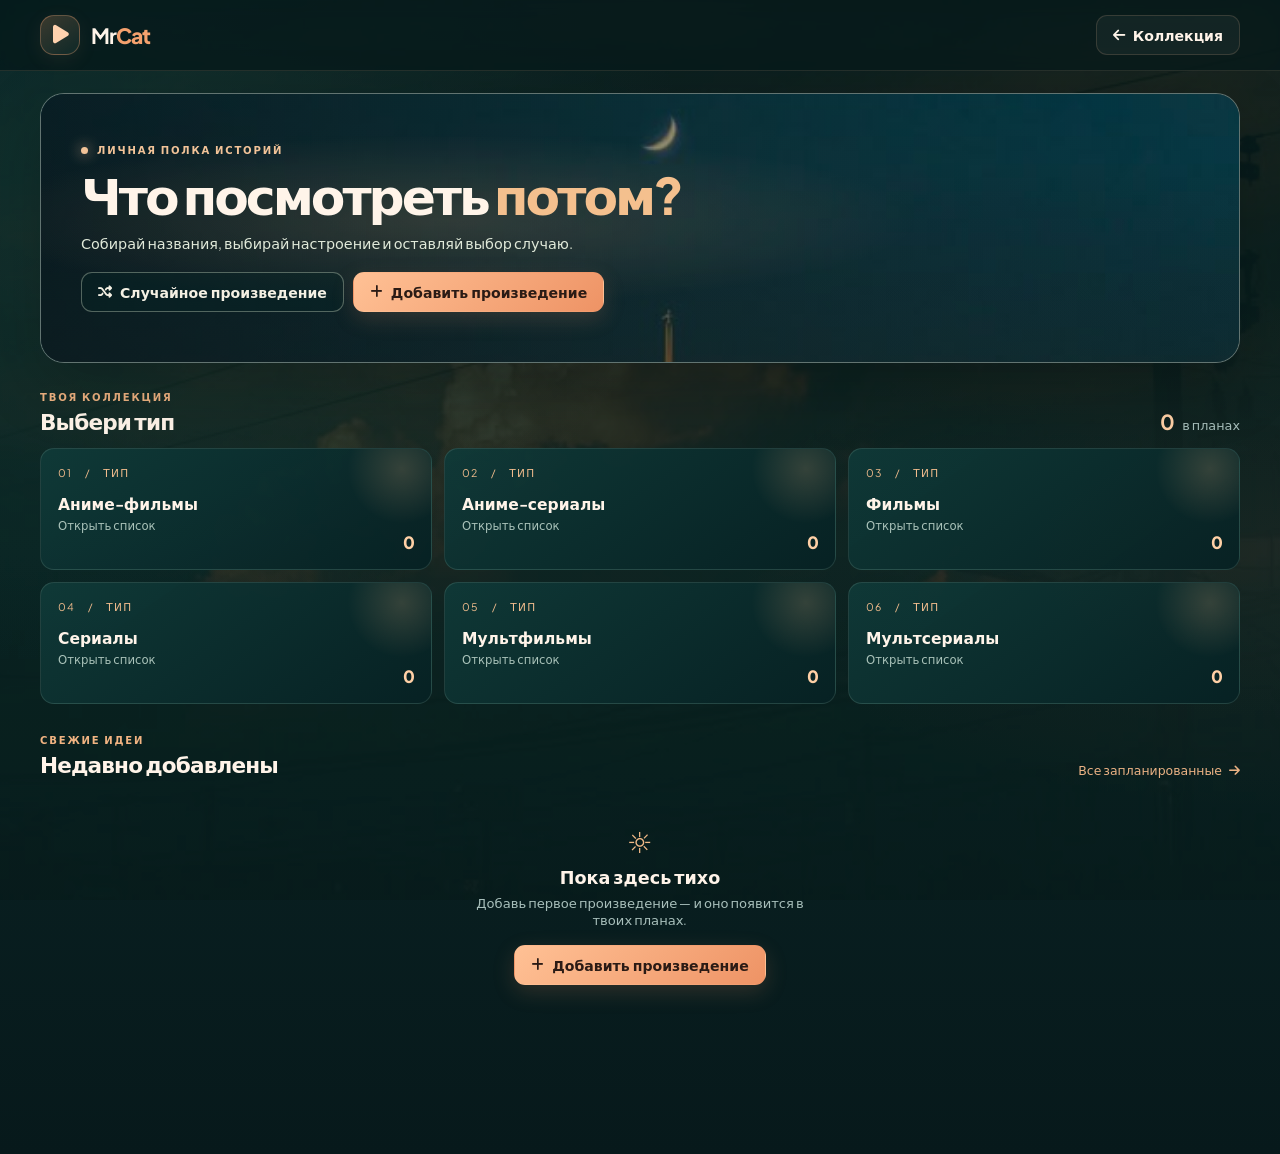
<file: plans.html>
<!DOCTYPE html>
<html lang="ru">
<head>
  <meta charset="UTF-8">
  <meta name="viewport" content="width=device-width, initial-scale=1">
  <meta name="theme-color" content="#0a2425">
  <title>В планах — AniTracker</title>
  <link rel="preconnect" href="https://fonts.googleapis.com">
  <link rel="preconnect" href="https://fonts.gstatic.com" crossorigin>
  <link href="https://fonts.googleapis.com/css2?family=Plus+Jakarta+Sans:wght@400;500;600;700;800&display=swap" rel="stylesheet">
  <link rel="stylesheet" href="https://cdnjs.cloudflare.com/ajax/libs/font-awesome/6.4.0/css/all.min.css">
  <link rel="icon" type="image/png" href="assets/Cosmic_cat.png">
  <link rel="stylesheet" href="style.css">
  <link rel="stylesheet" href="plans.css">
</head>
<body class="plans-body">
  <header class="navbar">
    <div class="container nav-content">
      <a class="logo plans-logo" href="index.html" aria-label="AniTracker — главная">
        <i class="fa-solid fa-play logo-icon" aria-hidden="true"></i><span>Mr<b>Cat</b></span>
      </a>
      <div class="header-actions">
        <a class="btn btn-secondary" href="index.html"><i class="fa-solid fa-arrow-left" aria-hidden="true"></i> Коллекция</a>
      </div>
    </div>
  </header>
  <main class="container plans-page">
    <section class="plans-hero" aria-labelledby="plansTitle">
      <div class="plans-hero-shade"></div>
      <div class="plans-hero-copy">
        <p class="plans-kicker"><span></span> ЛИЧНАЯ ПОЛКА ИСТОРИЙ</p>
        <h1 id="plansTitle">Что посмотреть <em>потом?</em></h1>
        <p>Собирай названия, выбирай настроение и оставляй выбор случаю.</p>
        <div class="plans-actions">
          <button class="btn plans-random-open" id="openRandom"><i class="fa-solid fa-shuffle" aria-hidden="true"></i> Случайное произведение</button>
          <button class="btn btn-primary" id="openAdd"><i class="fa-solid fa-plus" aria-hidden="true"></i> Добавить произведение</button>
        </div>
      </div>
      <div class="plans-sun" aria-hidden="true"></div>
      <div class="plans-clouds" aria-hidden="true"></div>
    </section>

    <section class="plans-toolbar" aria-label="Список запланированных произведений">
      <div>
        <p class="plans-eyebrow">ТВОЯ КОЛЛЕКЦИЯ</p>
        <h2>Выбери тип</h2>
      </div>
      <div class="plans-total"><strong id="plannedTotal">0</strong><span>в планах</span></div>
    </section>

    <section id="categoryGrid" class="plans-categories" aria-label="Категории"></section>

    <section class="plans-recent">
      <div class="plans-section-head">
        <div><p class="plans-eyebrow">СВЕЖИЕ ИДЕИ</p><h2>Недавно добавлены</h2></div>
        <button class="text-button" id="showAll">Все запланированные <i class="fa-solid fa-arrow-right" aria-hidden="true"></i></button>
      </div>
      <ul class="recent-list" id="recentList"></ul>
      <div class="plans-empty hidden" id="overviewEmpty">
        <span class="empty-sun" aria-hidden="true">☼</span>
        <h3>Пока здесь тихо</h3>
        <p>Добавь первое произведение — и оно появится в твоих планах.</p>
        <button class="btn btn-primary" id="emptyAdd"><i class="fa-solid fa-plus" aria-hidden="true"></i> Добавить произведение</button>
      </div>
    </section>

    <section class="type-view hidden" id="typeView" aria-labelledby="typeTitle">
      <div class="type-view-head">
        <button class="back-button" id="backToPlans"><i class="fa-solid fa-arrow-left" aria-hidden="true"></i> В планы</button>
        <div><p class="plans-eyebrow">СПИСОК ТИПА</p><h2 id="typeTitle"></h2></div>
        <span class="type-count" id="typeCount"></span>
      </div>
      <ul class="title-list" id="titleList"></ul>
      <div class="plans-empty hidden" id="typeEmpty">
        <h3>Список пока пуст</h3>
        <p>Добавь первое произведение в эту категорию.</p>
        <button class="btn btn-primary" id="typeEmptyAdd"><i class="fa-solid fa-plus" aria-hidden="true"></i> Добавить произведение</button>
      </div>
    </section>
  </main>

  <dialog class="plans-dialog" id="addDialog" aria-labelledby="addDialogTitle">
    <form id="addForm" novalidate>
      <div class="dialog-head">
        <div><p class="plans-eyebrow">НОВАЯ ЗАПИСЬ</p><h2 id="addDialogTitle">Добавить в планы</h2></div>
        <button type="button" class="dialog-close" data-close="addDialog" aria-label="Закрыть"><i class="fa-solid fa-xmark" aria-hidden="true"></i></button>
      </div>
      <fieldset class="type-fieldset">
        <legend>Типы</legend>
        <div class="type-options" id="addTypeOptions"></div>
      </fieldset>
      <label class="field-label" for="titleInput">Название произведения</label>
      <input class="plans-input" id="titleInput" name="title" maxlength="140" placeholder="Введите название" autocomplete="off" required>
      <p class="field-error hidden" id="addError" role="alert"></p>
      <div class="dialog-actions"><button type="button" class="btn btn-secondary" data-close="addDialog">Отмена</button><button type="submit" class="btn btn-primary">Добавить</button></div>
    </form>
  </dialog>

  <dialog class="plans-dialog random-dialog" id="randomDialog" aria-labelledby="randomDialogTitle">
    <div class="dialog-head">
      <div><p class="plans-eyebrow">ПУСТЬ РЕШИТ СЛУЧАЙ</p><h2 id="randomDialogTitle">Случайное произведение</h2></div>
      <button type="button" class="dialog-close" data-close="randomDialog" aria-label="Закрыть"><i class="fa-solid fa-xmark" aria-hidden="true"></i></button>
    </div>
    <div id="randomPicker">
      <label class="field-label" for="randomType">Из какой категории выбрать?</label>
      <select class="plans-input plans-select" id="randomType"></select>
      <div class="dialog-actions"><button type="button" class="btn btn-primary" id="pickRandom">Выбрать</button></div>
    </div>
    <div class="random-result hidden" id="randomResult" aria-live="polite">
      <p class="plans-eyebrow">ТЕБЕ ПОПАЛОСЬ</p><h3 id="randomTitle"></h3><p id="randomMeta"></p>
      <div class="dialog-actions"><button type="button" class="btn btn-secondary" id="pickAgain">Ещё вариант</button><button type="button" class="btn btn-primary" data-close="randomDialog">Отлично</button></div>
    </div>
    <p class="field-error hidden" id="randomError" role="status"></p>
  </dialog>

  <div class="plans-toast" id="plansToast" role="status" aria-live="polite"></div>
  <script src="data.js"></script>
  <script src="plans.js"></script>
</body>
</html>
</file>
<file: style.css>
:root {
  color-scheme: dark;
  --bg-primary: #071b1d;
  --bg-secondary: rgba(9, 34, 35, 0.82);
  --bg-card: rgba(10, 39, 40, 0.82);
  --bg-input: rgba(3, 19, 21, 0.54);
  --border-color: rgba(244, 195, 158, 0.16);
  --border-strong: rgba(255, 180, 130, 0.32);
  --accent-purple: #f4a16e;
  --accent-purple-hover: #ffb583;
  --accent-blue: #75c8bf;
  --accent-teal: #75c8bf;
  --accent-coral: #ff9a70;
  --text-primary: #fff4e9;
  --text-muted: #a8bfbb;
  --radius-lg: 20px;
  --radius-md: 13px;
  --radius-sm: 9px;
  --transition: all 0.25s cubic-bezier(0.2, 0.75, 0.25, 1);

  --status-watching: #5eaaa7;
  --status-completed: #6caf91;
  --status-planned: #dba66b;
  --status-on-hold: #9a8bc2;
  --status-dropped: #c87571;
}

* {
  box-sizing: border-box;
  margin: 0;
  padding: 0;
  font-family: 'Plus Jakarta Sans', system-ui, -apple-system, BlinkMacSystemFont, sans-serif;
}

html { scroll-behavior: smooth; }

body {
  position: relative;
  isolation: isolate;
  min-height: 100vh;
  padding-bottom: 64px;
  color: var(--text-primary);
  background:
    radial-gradient(ellipse at 6% 14%, rgba(25, 95, 91, 0.27), transparent 38rem),
    radial-gradient(ellipse at 100% 48%, rgba(147, 81, 58, 0.12), transparent 34rem),
    linear-gradient(180deg, #071b1d 0%, #0a2425 48%, #07191b 100%);
}

body::before {
  content: "";
  position: fixed;
  inset: 0;
  z-index: -1;
  pointer-events: none;
  opacity: 0.065;
  background: url('assets/cloudscape.jpg') center / cover no-repeat;
  mix-blend-mode: screen;
}

button, input, select, textarea { font: inherit; }
button, select, input[type="file"] { -webkit-tap-highlight-color: transparent; }
button:focus-visible, input:focus-visible, select:focus-visible, textarea:focus-visible, .custom-file-upload:focus-within {
  outline: 2px solid var(--accent-purple);
  outline-offset: 3px;
}

.container {
  width: min(1200px, 100% - 40px);
  margin-inline: auto;
}

/* Top navigation */
.navbar {
  position: sticky;
  top: 0;
  z-index: 100;
  padding: 15px 0;
  border-bottom: 1px solid rgba(245, 195, 157, 0.12);
  background: rgba(5, 25, 27, 0.8);
  backdrop-filter: blur(18px);
  -webkit-backdrop-filter: blur(18px);
}

.nav-content { display: flex; align-items: center; justify-content: space-between; gap: 18px; }
.logo { display: inline-flex; align-items: center; gap: 11px; font-size: 1.32rem; font-weight: 700; letter-spacing: -0.05em; white-space: nowrap; }
.logo b { color: var(--accent-purple); font-weight: 800; }
.logo-icon {
  display: grid;
  place-items: center;
  width: 40px;
  height: 40px;
  border: 1px solid rgba(255, 172, 119, 0.32);
  border-radius: 14px;
  color: #ffd2ae;
  background: linear-gradient(145deg, rgba(244, 161, 110, 0.22), rgba(117, 200, 191, 0.08));
  box-shadow: 0 5px 20px rgba(255, 154, 112, 0.08);
}
.header-actions { display: flex; align-items: center; gap: 10px; }

/* Buttons */
.btn {
  display: inline-flex;
  align-items: center;
  justify-content: center;
  gap: 8px;
  border: 1px solid transparent;
  border-radius: 11px;
  padding: 10px 16px;
  color: var(--text-primary);
  font-size: 0.88rem;
  font-weight: 700;
  cursor: pointer;
  text-decoration: none;
  transition: var(--transition);
}
.btn:hover { transform: translateY(-2px); }
.btn-primary {
  color: #2b1b15;
  background: linear-gradient(135deg, #ffc195, #ee9365);
  box-shadow: 0 7px 22px rgba(238, 147, 101, 0.17);
}
.btn-primary:hover { background: linear-gradient(135deg, #ffd0ad, #ffa978); box-shadow: 0 9px 25px rgba(238, 147, 101, 0.24); }
.btn-secondary { background: rgba(255, 255, 255, 0.045); border-color: var(--border-color); }
.btn-secondary:hover { background: rgba(255, 255, 255, 0.085); border-color: var(--border-strong); }
.btn-outline { color: var(--text-muted); background: rgba(5, 29, 30, 0.5); border-color: var(--border-color); }
.btn-outline:hover { color: var(--text-primary); border-color: var(--border-strong); background: rgba(244, 161, 110, 0.08); }

/* Sunset / clouds hero */
.hero {
  position: relative;
  display: flex;
  align-items: center;
  min-height: 275px;
  margin-top: 25px;
  padding: clamp(26px, 5vw, 49px);
  overflow: hidden;
  isolation: isolate;
  border: 1px solid rgba(242, 189, 151, 0.25);
  border-radius: 25px;
  background: #123a3b url('assets/cloudscape.jpg') center 61% / cover no-repeat;
  box-shadow: 0 20px 65px rgba(0, 0, 0, 0.18);
}
.hero-shade {
  position: absolute;
  inset: 0;
  z-index: -1;
  background:
    linear-gradient(90deg, rgba(4, 29, 31, 0.94) 0%, rgba(4, 29, 31, 0.76) 42%, rgba(4, 29, 31, 0.12) 100%),
    linear-gradient(0deg, rgba(5, 25, 26, 0.40), transparent 70%);
}
.hero-content { position: relative; z-index: 2; max-width: 680px; }
.hero-eyebrow {
  display: flex;
  align-items: center;
  gap: 9px;
  margin-bottom: 15px;
  color: #ffd0a9;
  font-size: 0.68rem;
  font-weight: 800;
  letter-spacing: 0.18em;
}
.eyebrow-dot { width: 7px; height: 7px; border-radius: 50%; background: #ffb078; box-shadow: 0 0 14px rgba(255, 176, 120, 0.8); }
.hero h1 { max-width: 650px; font-size: clamp(2rem, 4.2vw, 3.35rem); line-height: 1.06; letter-spacing: -0.065em; font-weight: 800; text-wrap: balance; }
.hero h1 span { color: #ffc092; }
.hero-description { max-width: 510px; margin-top: 15px; color: rgba(255, 244, 233, 0.82); font-size: 0.95rem; line-height: 1.7; }
.hero-meta { display: flex; align-items: center; gap: 13px; margin-top: 22px; color: #e4d8ca; font-size: 0.77rem; }
.hero-meta span { display: inline-flex; align-items: center; gap: 7px; }
.hero-meta i { color: #ffc092; }
.hero-meta b { color: #fff1e1; font-weight: 700; }
.hero-meta-divider { width: 1px; height: 15px; background: rgba(255, 244, 233, 0.36); }
.hero-sun { position: absolute; z-index: -1; top: 18%; right: 12%; width: 94px; aspect-ratio: 1; border-radius: 50%; background: rgba(255, 187, 135, 0.22); filter: blur(1px); box-shadow: 0 0 75px 25px rgba(255, 155, 106, 0.12); }
.hero-grain { position: absolute; inset: 0; z-index: 1; pointer-events: none; opacity: 0.12; background-image: url("data:image/svg+xml,%3Csvg viewBox='0 0 180 180' xmlns='http://www.w3.org/2000/svg'%3E%3Cfilter id='n'%3E%3CfeTurbulence type='fractalNoise' baseFrequency='.82' numOctaves='3' stitchTiles='stitch'/%3E%3C/filter%3E%3Crect width='100%25' height='100%25' filter='url(%23n)' opacity='.24'/%3E%3C/svg%3E"); mix-blend-mode: soft-light; }

/* Statistics */
.stats-panel { margin-top: 18px; transition: var(--transition); }
.stats-panel.hidden { display: none; }
.stats-grid { display: grid; grid-template-columns: repeat(auto-fit, minmax(165px, 1fr)); gap: 10px; }
.stat-card {
  display: flex;
  align-items: center;
  gap: 11px;
  min-width: 0;
  padding: 13px;
  border: 1px solid var(--border-color);
  border-radius: var(--radius-md);
  background: linear-gradient(145deg, rgba(12, 44, 44, 0.78), rgba(8, 31, 32, 0.8));
  box-shadow: inset 0 1px 0 rgba(255, 255, 255, 0.025);
}
.stat-card-button {
  width: 100%;
  color: inherit;
  font: inherit;
  text-align: left;
  cursor: pointer;
  transition: var(--transition);
}
.stat-card-button:hover, .stat-card-button:focus-visible, .stat-card-button[aria-expanded="true"] {
  outline: none;
  border-color: rgba(255, 174, 124, 0.42);
  background: linear-gradient(145deg, rgba(24, 65, 63, 0.9), rgba(12, 39, 39, 0.93));
  box-shadow: 0 0 0 2px rgba(255, 174, 124, 0.055), inset 0 1px 0 rgba(255, 255, 255, 0.035);
}
.stat-card-copy { display: block; min-width: 0; flex: 1; }
.stat-expand-icon { margin-left: auto; color: #d5a17f; font-size: 0.72rem; transition: transform 0.2s ease; }
.stat-card-button[aria-expanded="true"] .stat-expand-icon { transform: rotate(180deg); }
.stat-icon { flex: 0 0 auto; padding: 10px; border: 1px solid rgba(255, 255, 255, 0.06); border-radius: 10px; background: rgba(255, 255, 255, 0.035); font-size: 1.12rem; }
.stat-details {
  margin-top: 10px;
  padding: 12px;
  border: 1px solid rgba(255, 174, 124, 0.17);
  border-radius: var(--radius-md);
  background: linear-gradient(145deg, rgba(8, 31, 32, 0.9), rgba(7, 25, 27, 0.92));
  animation: stat-details-enter 0.2s ease both;
}
@keyframes stat-details-enter { from { opacity: 0; transform: translateY(-4px); } to { opacity: 1; transform: translateY(0); } }
.stat-details-header { display: flex; align-items: center; justify-content: space-between; gap: 12px; margin-bottom: 9px; }
.stat-details-header h3 { display: flex; align-items: center; gap: 8px; color: var(--text-primary); font-size: 0.86rem; font-weight: 750; }
.stat-details-header h3 i { color: #ffc092; font-size: 0.8rem; }
.stat-details-count { margin-top: 2px; color: var(--text-muted); font-size: 0.68rem; }
.stat-details-close { display: grid; place-items: center; width: 28px; height: 28px; flex: 0 0 auto; border: 1px solid rgba(159, 199, 190, 0.13); border-radius: 8px; color: var(--text-muted); background: rgba(255, 255, 255, 0.025); cursor: pointer; }
.stat-details-close:hover { color: #ffe0c8; border-color: rgba(255, 174, 124, 0.3); }
.stat-type-counts { display: grid; grid-template-columns: repeat(4, minmax(0, 1fr)); gap: 8px; padding-top: 10px; border-top: 1px solid rgba(159, 199, 190, 0.1); }
.stat-type-card { display: flex; flex-direction: column; gap: 5px; min-width: 0; padding: 10px 11px; border: 1px solid rgba(159, 199, 190, 0.12); border-radius: 10px; background: rgba(255, 255, 255, 0.025); }
.stat-type-heading { display: flex; align-items: center; gap: 6px; min-width: 0; color: var(--text-primary); font-size: 0.72rem; font-weight: 700; }
.stat-type-heading i { flex: 0 0 auto; color: #ffc092; font-size: 0.72rem; }
.stat-type-count { color: #fff0e2; font-size: 1.28rem; line-height: 1.1; font-weight: 800; letter-spacing: -0.035em; }
.stat-type-description { color: var(--text-muted); font-size: 0.61rem; line-height: 1.35; }
.stat-type-anime .stat-type-heading i { color: #e7a6ba; }
.stat-type-cartoons .stat-type-heading i { color: #f3c07f; }
.stat-type-series .stat-type-heading i { color: #8ed9d0; }
.stat-type-other .stat-type-heading i { color: #b9b5e8; }
.stat-icon.purple { color: #ffc092; }
.stat-icon.blue { color: #8ed9d0; }
.stat-icon.yellow { color: #f8c77f; }
.stat-icon.green { color: #85d0a6; }
.stat-value { font-size: 1.28rem; line-height: 1.25; font-weight: 800; letter-spacing: -0.04em; }
.stat-label { margin-top: 3px; color: var(--text-muted); font-size: 0.70rem; line-height: 1.35; }

/* Search and filters */
.controls-card {
  display: flex;
  flex-direction: column;
  gap: 17px;
  margin: 22px 0 19px;
  padding: 19px;
  border: 1px solid var(--border-color);
  border-radius: var(--radius-lg);
  background: linear-gradient(145deg, rgba(9, 37, 38, 0.89), rgba(7, 29, 31, 0.82));
  box-shadow: 0 14px 45px rgba(0, 0, 0, 0.12);
  backdrop-filter: blur(14px);
}
.search-bar { position: relative; width: 100%; }
.search-icon { position: absolute; left: 15px; top: 50%; transform: translateY(-50%); color: #99b9b4; pointer-events: none; }
.search-bar input {
  width: 100%;
  padding: 13px 15px 13px 43px;
  border: 1px solid rgba(159, 199, 190, 0.16);
  border-radius: 11px;
  outline: none;
  color: var(--text-primary);
  background: var(--bg-input);
  font-size: 0.9rem;
  transition: var(--transition);
}
.search-bar input::placeholder, .form-group input::placeholder, .form-group textarea::placeholder { color: #75918c; }
.search-bar input:focus { border-color: rgba(255, 174, 124, 0.66); box-shadow: 0 0 0 3px rgba(255, 174, 124, 0.07); }
.filters-group { display: flex; align-items: center; justify-content: space-between; flex-wrap: wrap; gap: 13px; }
.filter-select-wrapper { display: flex; align-items: center; flex-wrap: wrap; gap: 8px; color: var(--text-muted); font-size: 0.78rem; }
.filter-select-wrapper label { display: inline-flex; align-items: center; gap: 6px; white-space: nowrap; }
.filter-select-wrapper label i { color: #e4a57d; }
.filter-select-wrapper select {
  max-width: 100%;
  padding: 9px 32px 9px 11px;
  border: 1px solid rgba(159, 199, 190, 0.16);
  border-radius: 9px;
  outline: none;
  color: var(--text-primary);
  background-color: #0c3030;
  cursor: pointer;
  font-size: 0.79rem;
}
select option { color: #f8f4ee; background: #0b2a2b; }
.filter-select-wrapper select:focus { border-color: var(--accent-purple); }
.view-toggle { display: flex; gap: 3px; padding: 3px; border: 1px solid var(--border-color); border-radius: 10px; background: rgba(1, 18, 19, 0.36); }
.toggle-btn { min-width: 34px; padding: 7px 9px; border: 0; border-radius: 7px; color: var(--text-muted); background: transparent; cursor: pointer; transition: var(--transition); }
.toggle-btn:hover { color: var(--text-primary); }
.toggle-btn.active { color: #2d1e16; background: #f6b284; }
.status-tabs { display: flex; gap: 7px; overflow-x: auto; padding: 14px 1px 2px; border-top: 1px solid rgba(244, 195, 158, 0.12); scrollbar-width: thin; scrollbar-color: rgba(255, 174, 124, 0.36) transparent; }
.tab-btn { flex: 0 0 auto; padding: 8px 14px; border: 1px solid transparent; border-radius: 9px; color: var(--text-muted); background: transparent; cursor: pointer; font-size: 0.79rem; font-weight: 700; white-space: nowrap; transition: var(--transition); }
.tab-btn:hover { color: var(--text-primary); background: rgba(255, 255, 255, 0.04); }
.tab-btn.active { color: #ffd0a9; border-color: rgba(255, 174, 124, 0.22); background: rgba(244, 161, 110, 0.105); }

/* Collection cards */
.grid-container { display: grid; grid-template-columns: repeat(auto-fill, minmax(215px, 1fr)); gap: 17px; }
.card {
  position: relative;
  display: flex;
  flex-direction: column;
  min-width: 0;
  overflow: hidden;
  border: 1px solid rgba(159, 199, 190, 0.14);
  border-radius: 17px;
  background: linear-gradient(160deg, rgba(13, 44, 44, 0.97), rgba(7, 28, 30, 0.98));
  box-shadow: 0 12px 32px rgba(0, 0, 0, 0.14);
  transition: var(--transition);
  animation: card-enter 0.42s both;
}
.card:hover { transform: translateY(-4px); border-color: rgba(255, 174, 124, 0.40); box-shadow: 0 18px 38px rgba(0, 0, 0, 0.24), 0 0 24px rgba(244, 161, 110, 0.045); }
@keyframes card-enter { from { opacity: 0; transform: translateY(9px); } to { opacity: 1; transform: translateY(0); } }
.card-poster { position: relative; width: 100%; height: 280px; overflow: hidden; background: linear-gradient(135deg, #194b4a, #8e6b5d); }
.card-poster::after { content: ""; position: absolute; inset: 35% 0 0; pointer-events: none; background: linear-gradient(0deg, rgba(3, 22, 23, 0.38), transparent); }
.card-poster img { width: 100%; height: 100%; object-fit: cover; transition: transform 0.6s cubic-bezier(0.2, 0.75, 0.25, 1), filter 0.3s ease; }
.card:hover .card-poster img { transform: scale(1.045); filter: saturate(1.06); }
.badge-type { position: absolute; z-index: 2; top: 10px; left: 10px; padding: 5px 8px; border: 1px solid rgba(255, 255, 255, 0.14); border-radius: 7px; color: #fff2e7; background: rgba(5, 27, 28, 0.78); backdrop-filter: blur(9px); font-size: 0.67rem; font-weight: 700; }
.badge-status { display: inline-block; padding: 5px 9px; border: 1px solid rgba(255, 255, 255, 0.11); border-radius: 8px; color: white; font-size: 0.68rem; font-weight: 700; white-space: nowrap; }
.card-poster .badge-status { position: absolute; z-index: 2; top: 10px; right: 10px; max-width: calc(100% - 20px); overflow: hidden; text-overflow: ellipsis; backdrop-filter: blur(9px); }
.status-watching { background: rgba(51, 121, 121, 0.9); }
.status-completed { background: rgba(57, 119, 87, 0.92); }
.status-planned { background: rgba(151, 105, 50, 0.94); }
.status-on_hold { background: rgba(102, 83, 137, 0.94); }
.status-dropped { background: rgba(143, 69, 67, 0.94); }
.card-body { display: flex; flex: 1; flex-direction: column; padding: 15px; }
.card-title { display: -webkit-box; height: 2.65em; margin-bottom: 12px; overflow: hidden; font-size: 0.94rem; font-weight: 750; line-height: 1.32; letter-spacing: -0.025em; -webkit-line-clamp: 2; line-clamp: 2; -webkit-box-orient: vertical; }
.rating-bar { margin-bottom: 17px; }
.rating-label { display: flex; align-items: center; gap: 7px; color: #ffd09b; font-size: 0.8rem; font-weight: 800; }
.rating-label i { color: #f5aa70; }
.rating-track { height: 4px; margin-top: 8px; overflow: hidden; border-radius: 6px; background: rgba(255, 255, 255, 0.075); }
.rating-track span { display: block; height: 100%; border-radius: inherit; background: linear-gradient(90deg, #c77858, #ffc394); transition: width 0.35s ease; }
.progress-section { margin-top: auto; }
.progress-info { display: flex; justify-content: space-between; gap: 8px; margin-bottom: 7px; color: var(--text-muted); font-size: 0.72rem; }
.progress-info b { color: #e9f4ec; font-weight: 700; }
.progress-bar-bg { height: 5px; overflow: hidden; border-radius: 8px; background: rgba(255, 255, 255, 0.075); }
.progress-bar-fill { height: 100%; border-radius: inherit; background: linear-gradient(90deg, #4b9f98, #98d7bf); transition: width 0.35s ease; }
.card-actions { display: flex; align-items: center; justify-content: space-between; gap: 10px; margin-top: 14px; padding-top: 11px; border-top: 1px solid rgba(159, 199, 190, 0.12); }
.card-actions > div { display: flex; gap: 3px; }
.icon-btn { display: inline-flex; align-items: center; justify-content: center; gap: 6px; min-height: 30px; padding: 6px 8px; border: 1px solid transparent; border-radius: 8px; color: var(--text-muted); background: transparent; cursor: pointer; font-size: 0.73rem; transition: var(--transition); }
.icon-btn:hover { color: #ffe0c8; border-color: rgba(255, 174, 124, 0.17); background: rgba(244, 161, 110, 0.09); }
.icon-btn.delete:hover { color: #ffaaa3; border-color: rgba(239, 115, 107, 0.2); background: rgba(239, 115, 107, 0.1); }

/* Table view */
.table-container { overflow-x: auto; border: 1px solid var(--border-color); border-radius: var(--radius-lg); background: rgba(7, 29, 30, 0.88); }
.data-table { width: 100%; border-collapse: collapse; text-align: left; }
.data-table th, .data-table td { padding: 13px 16px; border-bottom: 1px solid rgba(159, 199, 190, 0.11); white-space: nowrap; }
.data-table th { color: #b3c5be; background: rgba(255, 255, 255, 0.025); font-size: 0.7rem; text-transform: uppercase; letter-spacing: 0.06em; }
.data-table td { color: #e8eee8; font-size: 0.82rem; }
.data-table tbody tr { transition: background 0.2s ease; }
.data-table tbody tr:hover { background: rgba(244, 161, 110, 0.045); }
.table-thumb { width: 40px; height: 56px; border: 1px solid var(--border-color); border-radius: 6px; object-fit: cover; }
.table-rating { color: #ffd09b; font-weight: 750; }
.table-rating i { margin-right: 4px; color: #f5aa70; }

/* Empty state */
.empty-state { padding: 65px 20px; color: var(--text-muted); text-align: center; }
.empty-icon { margin-bottom: 16px; color: #e6a57e; font-size: 2.8rem; opacity: 0.8; }
.empty-state h3 { margin-bottom: 9px; color: var(--text-primary); font-size: 1.15rem; }
.empty-state p { font-size: 0.86rem; line-height: 1.6; }
.hidden { display: none !important; }

/* Modal */
.modal-backdrop { position: fixed; z-index: 1000; inset: 0; display: flex; align-items: center; justify-content: center; padding: 20px; background: rgba(1, 12, 13, 0.77); backdrop-filter: blur(10px); -webkit-backdrop-filter: blur(10px); animation: fade-in 0.18s ease both; }
@keyframes fade-in { from { opacity: 0; } to { opacity: 1; } }
.modal { width: 100%; max-width: 540px; max-height: 90vh; overflow-y: auto; border: 1px solid rgba(255, 186, 139, 0.23); border-radius: 19px; background: linear-gradient(150deg, #103435, #091f21); box-shadow: 0 25px 80px rgba(0, 0, 0, 0.45); animation: modal-enter 0.23s ease both; }
@keyframes modal-enter { from { opacity: 0; transform: translateY(7px) scale(0.99); } to { opacity: 1; transform: translateY(0) scale(1); } }
.modal-header { display: flex; align-items: center; justify-content: space-between; gap: 18px; padding: 20px 22px; border-bottom: 1px solid var(--border-color); }
.modal-header h2 { font-size: 1.18rem; letter-spacing: -0.03em; }
.close-btn { display: grid; place-items: center; width: 34px; height: 34px; border: 1px solid transparent; border-radius: 9px; color: var(--text-muted); background: transparent; font-size: 1.55rem; line-height: 1; cursor: pointer; transition: var(--transition); }
.close-btn:hover { color: var(--text-primary); border-color: var(--border-color); background: rgba(255, 255, 255, 0.05); }
#itemForm { display: flex; flex-direction: column; gap: 15px; padding: 21px 22px 22px; }
.form-group { display: flex; flex-direction: column; gap: 7px; min-width: 0; }
.form-group label { color: #b6c8c1; font-size: 0.78rem; font-weight: 650; }
.form-group input, .form-group select, .form-group textarea { width: 100%; min-width: 0; padding: 11px 12px; border: 1px solid rgba(159, 199, 190, 0.17); border-radius: 9px; outline: none; color: var(--text-primary); background: rgba(2, 18, 19, 0.44); font-size: 0.85rem; transition: var(--transition); }
.form-group input:focus, .form-group select:focus, .form-group textarea:focus { border-color: rgba(255, 174, 124, 0.65); box-shadow: 0 0 0 3px rgba(255, 174, 124, 0.06); }
.form-group textarea { resize: vertical; line-height: 1.5; }
.form-row { display: grid; grid-template-columns: 1fr 1fr; gap: 14px; }
.modal-footer { display: flex; justify-content: flex-end; gap: 10px; margin-top: 6px; padding-top: 16px; border-top: 1px solid var(--border-color); }

/* JSON import / export */
.data-management { display: flex; justify-content: flex-end; flex-wrap: wrap; gap: 10px; margin-top: 24px; }
.custom-file-upload { cursor: pointer; }
.custom-file-upload input[type="file"] { display: none; }

/* Toast */
.toast { position: fixed; z-index: 1100; right: 22px; bottom: 22px; max-width: min(440px, calc(100% - 44px)); padding: 13px 17px; border: 1px solid rgba(255, 195, 155, 0.34); border-radius: 12px; color: #fff1e4; background: rgba(13, 55, 54, 0.96); box-shadow: 0 12px 38px rgba(0, 0, 0, 0.34); backdrop-filter: blur(16px); font-size: 0.86rem; animation: toast-in 0.24s ease both; }
@keyframes toast-in { from { opacity: 0; transform: translateY(8px); } to { opacity: 1; transform: translateY(0); } }

@media (min-width: 1400px) { .container { width: min(1260px, 100% - 56px); } }
@media (max-width: 760px) {
  .container { width: min(100% - 28px, 1200px); }
  .hero { min-height: 270px; margin-top: 15px; padding: 28px 24px; border-radius: 20px; background-position: 57% 58%; }
  .hero-shade { background: linear-gradient(90deg, rgba(4, 29, 31, 0.93), rgba(4, 29, 31, 0.55)), linear-gradient(0deg, rgba(5, 25, 26, 0.3), transparent); }
  .hero h1 { max-width: 520px; }
  .hero-sun { right: 7%; width: 70px; }
  .controls-card { padding: 15px; gap: 14px; }
  .filters-group { align-items: stretch; }
  .filter-select-wrapper { flex: 1 1 100%; justify-content: space-between; }
  .filter-select-wrapper select { flex: 1; }
  .view-toggle { align-self: flex-start; }
  .grid-container { grid-template-columns: repeat(auto-fill, minmax(180px, 1fr)); gap: 12px; }
  .card-poster { height: 245px; }
  .card-body { padding: 12px; }
}
@media (max-width: 520px) {
  .navbar { padding: 11px 0; }
  .nav-content { align-items: flex-start; }
  .logo { gap: 8px; padding-top: 2px; font-size: 1.12rem; }
  .logo-icon { width: 34px; height: 34px; border-radius: 11px; font-size: 1rem; }
  .header-actions { justify-content: flex-end; flex-wrap: wrap; gap: 6px; }
  .header-actions .btn { gap: 6px; padding: 9px 10px; font-size: 0.75rem; }
  .hero { min-height: 288px; padding: 27px 20px; }
  .hero-eyebrow { margin-bottom: 12px; font-size: 0.59rem; letter-spacing: 0.13em; }
  .hero h1 { font-size: clamp(1.8rem, 9vw, 2.6rem); }
  .hero-description { max-width: 340px; font-size: 0.82rem; }
  .hero-meta { flex-wrap: wrap; font-size: 0.7rem; }
  .stats-grid { grid-template-columns: 1fr 1fr; gap: 7px; }
  .stat-card { gap: 8px; padding: 10px 9px; }
  .stat-details { padding: 9px; }
  .stat-type-counts { grid-template-columns: repeat(2, minmax(0, 1fr)); gap: 7px; }
  .stat-type-card { padding: 9px; }
  .stat-type-heading { font-size: 0.69rem; }
  .stat-type-count { font-size: 1.12rem; }
  .stat-type-description { font-size: 0.58rem; }
  .stat-icon { padding: 8px; font-size: 0.96rem; }
  .stat-value { font-size: 1.1rem; }
  .stat-label { font-size: 0.62rem; }
  .grid-container { grid-template-columns: repeat(2, minmax(0, 1fr)); gap: 10px; }
  .card { border-radius: 13px; }
  .card-poster { height: 220px; }
  .badge-type, .badge-status { padding: 4px 6px; font-size: 0.58rem; }
  .card-poster .badge-status { top: 41px; right: auto; left: 9px; }
  .card-title { font-size: 0.81rem; }
  .rating-label { font-size: 0.72rem; }
  .progress-info { font-size: 0.64rem; }
  .icon-btn { padding: 5px; font-size: 0.65rem; }
  .card-actions > .icon-btn { padding-inline: 6px; }
  .form-row { grid-template-columns: 1fr; gap: 13px; }
  #itemForm, .modal-header { padding-inline: 17px; }
  .data-management { justify-content: stretch; }
  .data-management .btn { flex: 1; padding-inline: 10px; font-size: 0.76rem; }
  .toast { right: 14px; bottom: 14px; max-width: calc(100% - 28px); }
}
@media (prefers-reduced-motion: reduce) {
  *, *::before, *::after { scroll-behavior: auto !important; animation-duration: 0.01ms !important; animation-iteration-count: 1 !important; transition-duration: 0.01ms !important; }
}
</file>
<file: plans.css>
/* Plans page: atmospheric green and warm sky accents, compatible with the existing AniTracker theme. */
.plans-body{--plans-green:#214b42;--plans-mint:#9dc5a8;--plans-gold:#f2b787}
.plans-body::before{background-image:url('assets/plans-cloud.jpg');opacity:.15}
.plans-logo{text-decoration:none;color:inherit}
.plans-page{padding-bottom:70px}
.plans-hero{position:relative;isolation:isolate;display:flex;align-items:center;min-height:270px;margin-top:22px;padding:35px 40px;overflow:hidden;border:1px solid rgba(202,217,210,.36);border-radius:24px;background:#273c39;box-shadow:0 22px 65px rgba(0,0,0,.22)}
.plans-hero::before{content:"";position:absolute;z-index:0;inset:-1.5%;background:url('assets/cloud-header (2).jpg') center 20%/cover no-repeat;filter:saturate(1.12) contrast(1.06) brightness(.94);transform:scale(1.02)}
.plans-hero::after{content:"";position:absolute;z-index:1;inset:0;pointer-events:none;background:radial-gradient(ellipse at 34% 47%,rgba(255,174,94,.18),transparent 42%),linear-gradient(180deg,rgba(8,17,15,.08),transparent 45%,rgba(6,15,13,.20));mix-blend-mode:screen;opacity:.82}
.plans-hero-shade{position:absolute;z-index:1;inset:0;pointer-events:none;background:linear-gradient(90deg,rgba(9,20,24,.76),rgba(15,27,30,.45) 51%,rgba(15,23,24,.10)),linear-gradient(0deg,rgba(8,15,16,.34),transparent 74%)}
.plans-hero-copy{position:relative;z-index:2;max-width:620px}
.plans-kicker,.plans-eyebrow{color:#f2c398;font-size:.63rem;font-weight:800;letter-spacing:.18em}
.plans-kicker{display:flex;align-items:center;gap:9px;margin-bottom:13px}
.plans-kicker span{width:7px;height:7px;border-radius:50%;background:#f2c398;box-shadow:0 0 14px #f2c398}
.plans-hero h1{font-size:clamp(2rem,4vw,3.15rem);line-height:1.05;letter-spacing:-.06em;font-weight:800}
.plans-hero h1 em{color:#f4c08e;font-style:normal}
.plans-hero-copy>p:not(.plans-kicker){margin-top:12px;color:#e0e9d9;font-size:.9rem}
.plans-actions{display:flex;flex-wrap:wrap;gap:9px;margin-top:20px}
.plans-random-open{border-color:rgba(225,237,210,.34);background:rgba(7,36,36,.4);color:#f4f0e3}
.plans-random-open:hover{background:rgba(7,36,36,.66)}
.plans-sun{display:none;position:absolute;z-index:-1;right:25%;top:24%;width:126px;aspect-ratio:1;border-radius:50%;background:rgba(246,211,151,.30);filter:blur(18px);box-shadow:0 0 105px 48px rgba(250,211,150,.22)}
.plans-clouds{display:none;position:absolute;z-index:0;inset:0;pointer-events:none;opacity:.82;background:radial-gradient(ellipse at 9% 3%,rgba(13,39,30,.94) 0 13%,transparent 34%),radial-gradient(ellipse at 32% -7%,rgba(24,57,36,.88) 0 17%,transparent 39%),radial-gradient(ellipse at 90% 0%,rgba(17,48,31,.9) 0 15%,transparent 34%),linear-gradient(72deg,transparent 38%,rgba(190,173,125,.22) 49%,rgba(222,197,139,.30) 53%,transparent 65%),radial-gradient(ellipse at 0% 110%,rgba(24,59,37,.90) 0 15%,transparent 38%),radial-gradient(ellipse at 100% 110%,rgba(28,65,38,.87) 0 17%,transparent 41%)}
.plans-toolbar{display:flex;justify-content:space-between;align-items:end;gap:18px;margin:28px 0 13px}
.plans-eyebrow{margin-bottom:5px;color:#f1b482}
.plans-toolbar h2,.plans-section-head h2,.type-view h2{font-size:1.35rem;letter-spacing:-.04em}
.plans-total{display:flex;align-items:baseline;gap:7px;color:var(--text-muted);font-size:.8rem}
.plans-total strong{color:#ffd0a6;font-size:1.3rem}
.plans-categories{display:grid;grid-template-columns:repeat(3,minmax(0,1fr));gap:12px}
.category-tile{position:relative;display:flex;flex-direction:column;align-items:flex-start;min-height:122px;padding:17px;border:1px solid rgba(165,204,186,.16);border-radius:14px;background:linear-gradient(145deg,rgba(16,58,56,.94),rgba(7,34,36,.95));color:var(--text-primary);text-align:left;cursor:pointer;overflow:hidden;transition:var(--transition)}
.category-tile:before{content:"";position:absolute;right:-26px;top:-35px;width:110px;height:110px;border-radius:50%;background:radial-gradient(circle,rgba(236,177,128,.19),transparent 70%);pointer-events:none}
.category-tile:hover,.category-tile:focus-visible{transform:translateY(-3px);border-color:rgba(241,183,132,.48);box-shadow:0 12px 28px rgba(0,0,0,.18)}
.category-tile .category-index{color:#f1bc8d;font-size:.66rem;letter-spacing:.12em}
.category-tile strong{margin-top:13px;font-size:.97rem}
.category-tile small{margin-top:4px;color:#a9c2b9;font-size:.73rem}
.category-tile .category-count{position:absolute;right:16px;bottom:16px;color:#ffd0a6;font-size:1.06rem;font-weight:800}
.plans-recent,.type-view{margin-top:30px}
.plans-section-head{display:flex;justify-content:space-between;align-items:end;gap:14px;margin-bottom:10px}
.text-button{border:0;background:none;color:#eab284;font-size:.78rem;cursor:pointer}
.text-button i{margin-left:5px}
.recent-list,.title-list{list-style:none;border-top:1px solid rgba(166,202,184,.16)}
.recent-list li,.title-list li{display:flex;align-items:center;min-height:48px;padding:11px 6px;border-bottom:1px solid rgba(166,202,184,.12);color:#e7eddf}
.recent-list .recent-type{margin-left:auto;color:#a9c2b9;font-size:.72rem}
.recent-list:empty{display:none}
.type-view-head{display:flex;align-items:center;gap:18px;margin-bottom:17px}
.type-view-head>div{flex:1}
.back-button{display:inline-flex;align-items:center;gap:8px;padding:10px 12px;border:1px solid rgba(165,204,186,.2);border-radius:9px;background:rgba(255,255,255,.04);color:#e9eee2;cursor:pointer}
.type-count{color:#ffd0a6;font-size:.85rem}
.title-list li{font-size:.94rem}
.plans-empty{padding:35px 20px;text-align:center;color:var(--text-muted)}
.plans-empty h3{margin:6px 0;color:var(--text-primary);font-size:1.1rem}
.plans-empty p{margin:0 auto 17px;max-width:350px;font-size:.82rem}
.empty-sun{color:#f0b987;font-size:1.8rem}
.plans-dialog{position:fixed;inset:50% auto auto 50%;margin:0;transform:translate(-50%,-50%);width:min(510px,calc(100% - 28px));max-height:min(86vh,680px);overflow:auto;padding:0;border:1px solid rgba(224,182,143,.3);border-radius:17px;background:linear-gradient(150deg,#123b3b,#092426);color:var(--text-primary);box-shadow:0 28px 90px rgba(0,0,0,.55)}
.plans-dialog::backdrop{background:rgba(2,13,15,.76);backdrop-filter:blur(7px)}
.plans-dialog form{padding:22px}
.dialog-head{display:flex;justify-content:space-between;align-items:flex-start;gap:15px;padding:19px 21px;border-bottom:1px solid rgba(166,202,184,.14)}
.plans-dialog form .dialog-head{margin:-22px -22px 20px}
.dialog-head h2{font-size:1.24rem;letter-spacing:-.04em}
.dialog-close{display:grid;place-items:center;width:34px;height:34px;border:1px solid rgba(166,202,184,.16);border-radius:9px;background:rgba(255,255,255,.035);color:#c5d2c7;cursor:pointer}
.type-fieldset{border:0;margin:0 0 17px;padding:0}
.type-fieldset legend{margin-bottom:10px;color:#d9e1d4;font-size:.84rem;font-weight:700}
.type-options{display:grid;grid-template-columns:repeat(2,minmax(0,1fr));gap:8px}
.type-option{display:flex;align-items:center;gap:9px;min-height:43px;padding:9px 11px;border:1px solid rgba(166,202,184,.17);border-radius:9px;background:rgba(255,255,255,.035);color:#e3eadf;text-align:left;cursor:pointer;transition:var(--transition)}
.type-option:hover{border-color:rgba(241,183,132,.48)}
.type-option.selected{border-color:#e8aa78;background:rgba(232,170,120,.12);color:#ffd1a7}
.type-option .radio-mark{width:14px;height:14px;border:1px solid #91aaa0;border-radius:50%;display:grid;place-items:center;flex:none}
.type-option.selected .radio-mark:after{content:"";width:6px;height:6px;border-radius:50%;background:#f2b787}
.field-label{display:block;margin-bottom:7px;color:#d9e1d4;font-size:.82rem;font-weight:700}
.plans-input{width:100%;min-height:44px;padding:11px 13px;border:1px solid rgba(166,202,184,.21);border-radius:9px;outline:none;background:rgba(3,20,22,.48);color:#f1f1e5;font-size:.9rem}
.plans-input::placeholder{color:#819a91}
.plans-input:focus{border-color:#e7ac7b;box-shadow:0 0 0 3px rgba(231,172,123,.12)}
.plans-select{appearance:auto}
.dialog-actions{display:flex;justify-content:flex-end;gap:9px;margin-top:18px}
.field-error{margin-top:11px;color:#ffb6a5;font-size:.8rem}
.random-dialog>.dialog-head{margin-bottom:17px}
.random-dialog #randomPicker{padding:0 21px 21px}
.random-result{margin:0 21px 21px;padding:18px;border:1px solid rgba(167,204,184,.2);border-radius:12px;background:linear-gradient(145deg,rgba(24,72,65,.8),rgba(9,40,41,.8))}
.random-result .plans-eyebrow{margin-bottom:8px}
.random-result h3{font:500 1.4rem/1.2 Georgia,serif}
.random-result>p:not(.plans-eyebrow){margin-top:6px;color:#b5c9bc;font-size:.78rem}
.plans-toast{position:fixed;z-index:1200;right:22px;bottom:22px;padding:12px 16px;border:1px solid rgba(231,172,123,.32);border-radius:10px;background:#123c3b;color:#f5efdf;box-shadow:0 12px 35px rgba(0,0,0,.3);opacity:0;transform:translateY(8px);pointer-events:none;transition:var(--transition)}
.plans-toast.show{opacity:1;transform:translateY(0)}
.hidden{display:none!important}
@media(max-width:760px){.plans-hero{min-height:250px;padding:28px 23px;background-position:57% 53%}.plans-categories{grid-template-columns:repeat(2,minmax(0,1fr))}.category-tile{min-height:112px;padding:14px}}
@media(max-width:520px){.plans-hero{margin-top:14px;padding:25px 19px;border-radius:18px}.plans-hero h1{font-size:clamp(1.8rem,9vw,2.5rem)}.plans-hero-copy>p:not(.plans-kicker){font-size:.8rem}.plans-actions{flex-direction:column;align-items:stretch}.plans-actions .btn{width:100%}.plans-toolbar h2,.plans-section-head h2{font-size:1.14rem}.plans-categories{gap:8px}.category-tile{min-height:108px;padding:12px}.category-tile strong{font-size:.85rem}.category-tile small{font-size:.65rem}.category-tile .category-count{right:12px;bottom:12px;font-size:.9rem}.type-view-head{align-items:flex-start;flex-wrap:wrap;gap:10px}.type-view-head>div{order:-1;flex-basis:100%}.back-button{font-size:.75rem}.plans-dialog form{padding:18px}.plans-dialog form .dialog-head{margin:-18px -18px 18px}.type-options{gap:6px}.type-option{padding:8px;font-size:.76rem}.plans-toast{left:14px;right:14px;bottom:14px;text-align:center}}
@media(prefers-reduced-motion:reduce){.plans-page *,.plans-dialog *{scroll-behavior:auto!important;animation-duration:.01ms!important;transition-duration:.01ms!important}}
</file>
